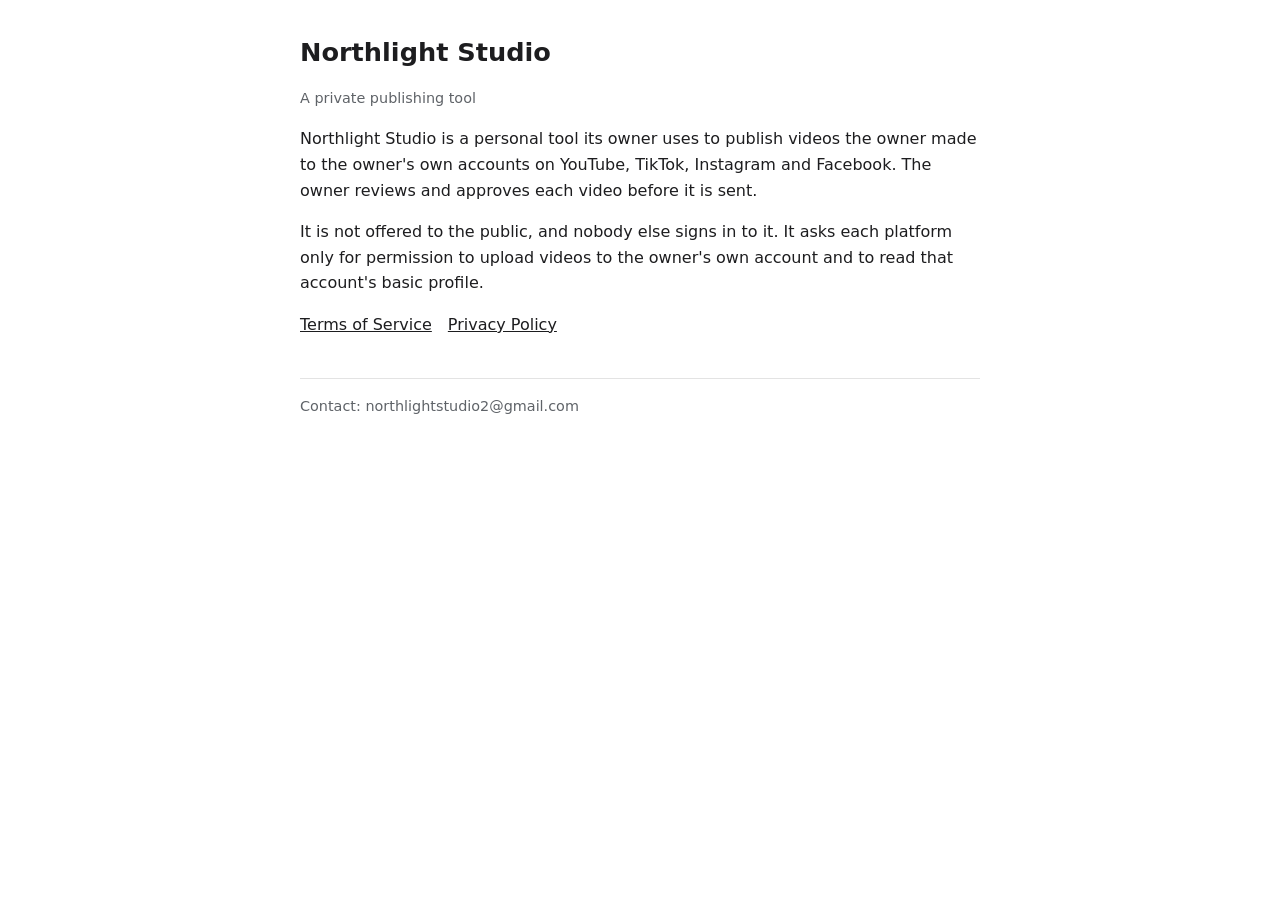
<file: index.html>
<!doctype html>
<html lang="en">
<head><meta charset="utf-8"><meta name="viewport" content="width=device-width, initial-scale=1">
<title>Northlight Studio</title><link rel="stylesheet" href="style.css"></head>
<body><main>
<h1>Northlight Studio</h1>
<p class="when">A private publishing tool</p>
<p>Northlight Studio is a personal tool its owner uses to publish videos the owner made to the owner's own accounts on
YouTube, TikTok, Instagram and Facebook. The owner reviews and approves each video before it is sent.</p>
<p>It is not offered to the public, and nobody else signs in to it. It asks each platform only for permission to
upload videos to the owner's own account and to read that account's basic profile.</p>
<nav><a href="terms.html">Terms of Service</a><a href="privacy.html">Privacy Policy</a></nav>
<footer>Contact: northlightstudio2@gmail.com</footer>
</main></body>
</html>
</file>
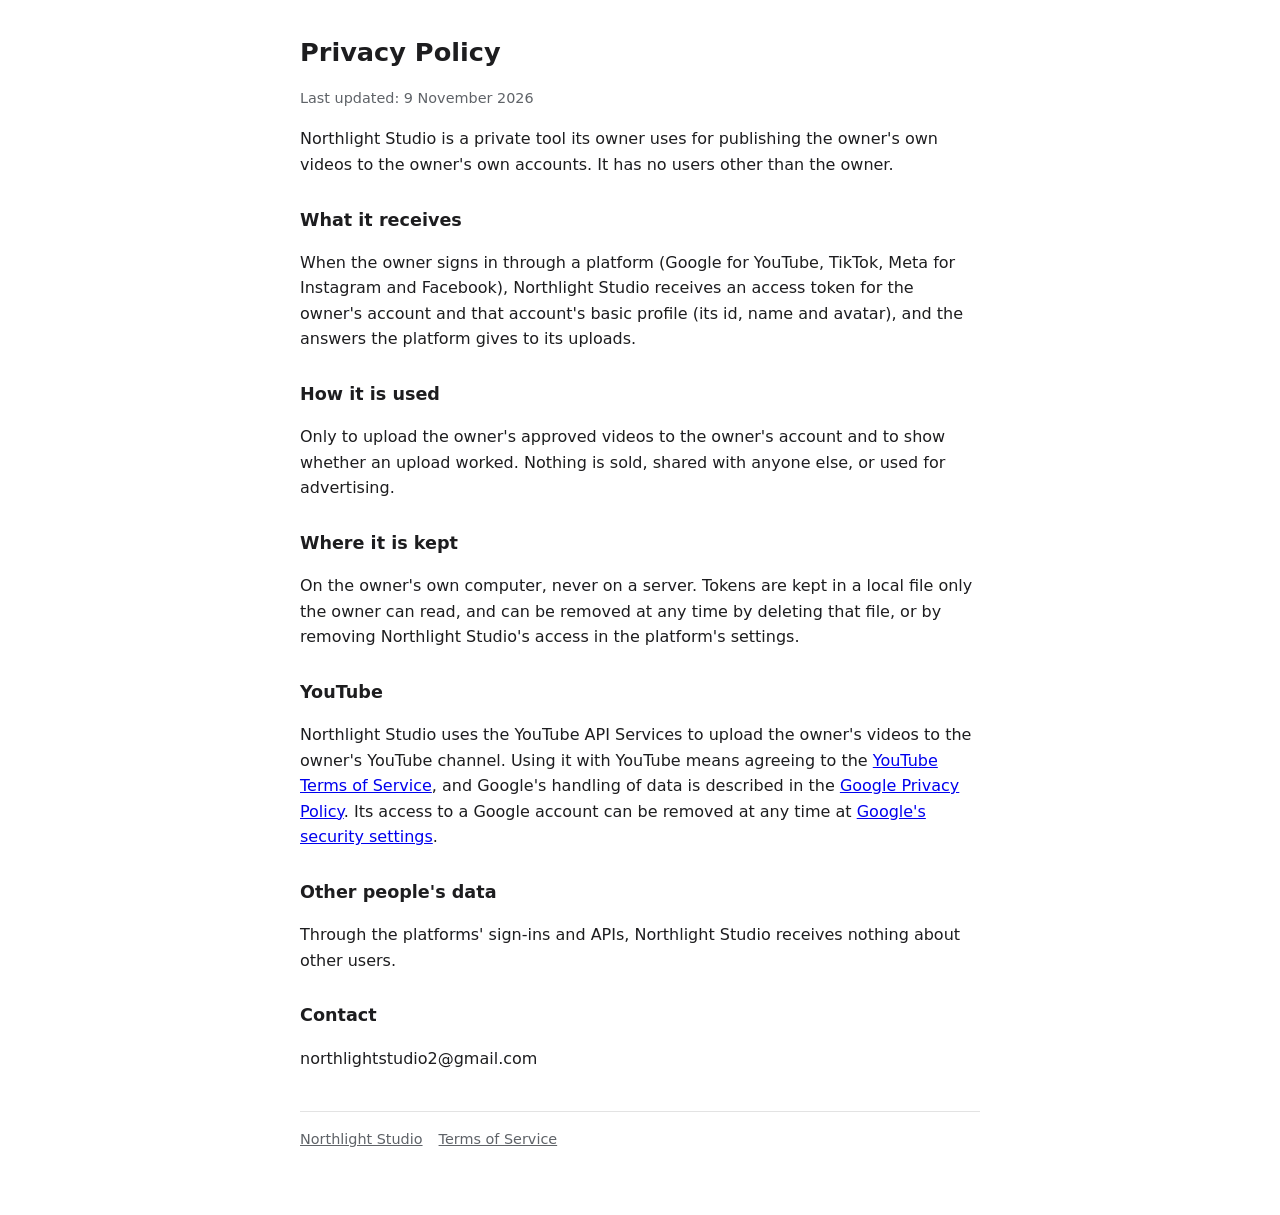
<file: privacy.html>
<!doctype html>
<html lang="en">
<head><meta charset="utf-8"><meta name="viewport" content="width=device-width, initial-scale=1">
<title>Northlight Studio privacy</title><link rel="stylesheet" href="style.css"></head>
<body><main>
<h1>Privacy Policy</h1>
<p class="when">Last updated: 9 November 2026</p>
<p>Northlight Studio is a private tool its owner uses for publishing the owner's own videos to the owner's own accounts. It has
no users other than the owner.</p>
<h2>What it receives</h2>
<p>When the owner signs in through a platform (Google for YouTube, TikTok, Meta for Instagram and Facebook), Northlight Studio
receives an access token for the owner's account and that account's basic profile (its id, name and avatar), and the answers
the platform gives to its uploads.</p>
<h2>How it is used</h2>
<p>Only to upload the owner's approved videos to the owner's account and to show whether an upload worked. Nothing is
sold, shared with anyone else, or used for advertising.</p>
<h2>Where it is kept</h2>
<p>On the owner's own computer, never on a server. Tokens are kept in a local file only the owner can read, and can be removed
at any time by deleting that file, or by removing Northlight Studio's access in the platform's settings.</p>
<h2>YouTube</h2>
<p>Northlight Studio uses the YouTube API Services to upload the owner's videos to the owner's YouTube channel. Using it
with YouTube means agreeing to the <a href="https://www.youtube.com/t/terms">YouTube Terms of Service</a>, and Google's
handling of data is described in the <a href="https://policies.google.com/privacy">Google Privacy Policy</a>. Its access
to a Google account can be removed at any time at
<a href="https://security.google.com/settings/security/permissions">Google's security settings</a>.</p>
<h2>Other people's data</h2>
<p>Through the platforms' sign-ins and APIs, Northlight Studio receives nothing about other users.</p>
<h2>Contact</h2>
<p>northlightstudio2@gmail.com</p>
<footer><a href="index.html">Northlight Studio</a><a href="terms.html">Terms of Service</a></footer>
</main></body>
</html>
</file>
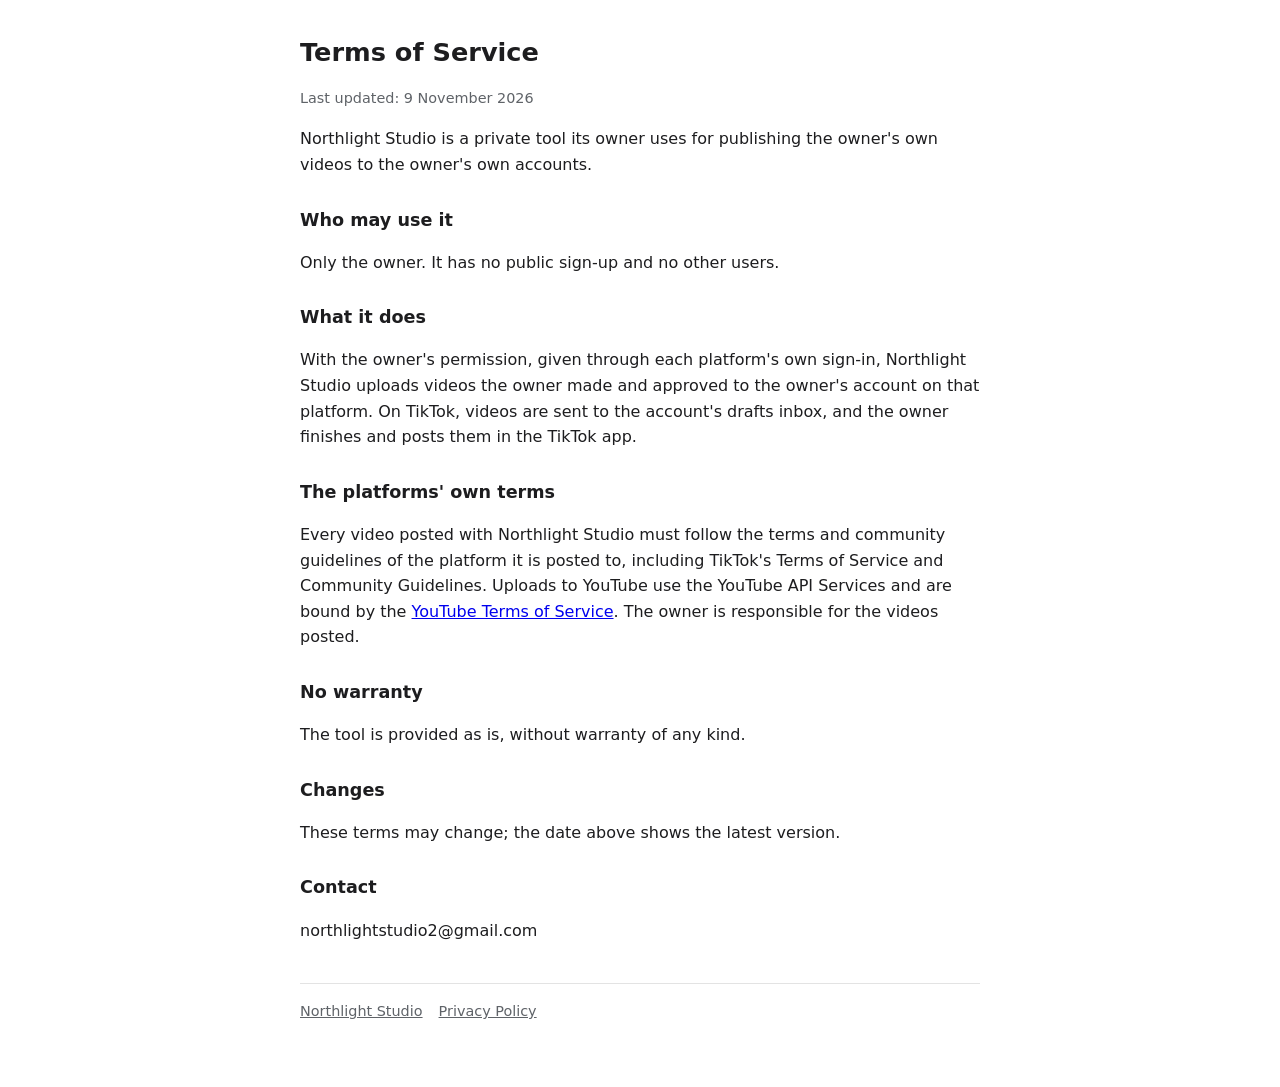
<file: terms.html>
<!doctype html>
<html lang="en">
<head><meta charset="utf-8"><meta name="viewport" content="width=device-width, initial-scale=1">
<title>Northlight Studio terms</title><link rel="stylesheet" href="style.css"></head>
<body><main>
<h1>Terms of Service</h1>
<p class="when">Last updated: 9 November 2026</p>
<p>Northlight Studio is a private tool its owner uses for publishing the owner's own videos to the owner's own accounts.</p>
<h2>Who may use it</h2>
<p>Only the owner. It has no public sign-up and no other users.</p>
<h2>What it does</h2>
<p>With the owner's permission, given through each platform's own sign-in, Northlight Studio uploads videos the owner made
and approved to the owner's account on that platform. On TikTok, videos are sent to the account's drafts inbox, and the owner
finishes and posts them in the TikTok app.</p>
<h2>The platforms' own terms</h2>
<p>Every video posted with Northlight Studio must follow the terms and community guidelines of the platform it is posted to,
including TikTok's Terms of Service and Community Guidelines. Uploads to YouTube use the YouTube API Services and are
bound by the <a href="https://www.youtube.com/t/terms">YouTube Terms of Service</a>. The owner is responsible for the videos
posted.</p>
<h2>No warranty</h2>
<p>The tool is provided as is, without warranty of any kind.</p>
<h2>Changes</h2>
<p>These terms may change; the date above shows the latest version.</p>
<h2>Contact</h2>
<p>northlightstudio2@gmail.com</p>
<footer><a href="index.html">Northlight Studio</a><a href="privacy.html">Privacy Policy</a></footer>
</main></body>
</html>
</file>
<file: style.css>
:root { --ink: #1d1d1f; --muted: #5f6368; --bg: #ffffff; --line: #e3e3e3; }
@media (prefers-color-scheme: dark) { :root { --ink: #ececec; --muted: #a0a0a0; --bg: #161616; --line: #333; } }
body { margin: 0; background: var(--bg); color: var(--ink); font: 16px/1.6 system-ui, sans-serif; }
main { max-width: 680px; margin: 0 auto; padding: 32px 16px 64px; }
h1 { font-size: 1.6rem; margin: 0 0 4px; } h2 { font-size: 1.1rem; margin-top: 28px; }
p.when, footer { color: var(--muted); font-size: 0.9rem; }
nav a, footer a { color: inherit; margin-right: 16px; }
footer { border-top: 1px solid var(--line); margin-top: 40px; padding-top: 16px; }
</file>
